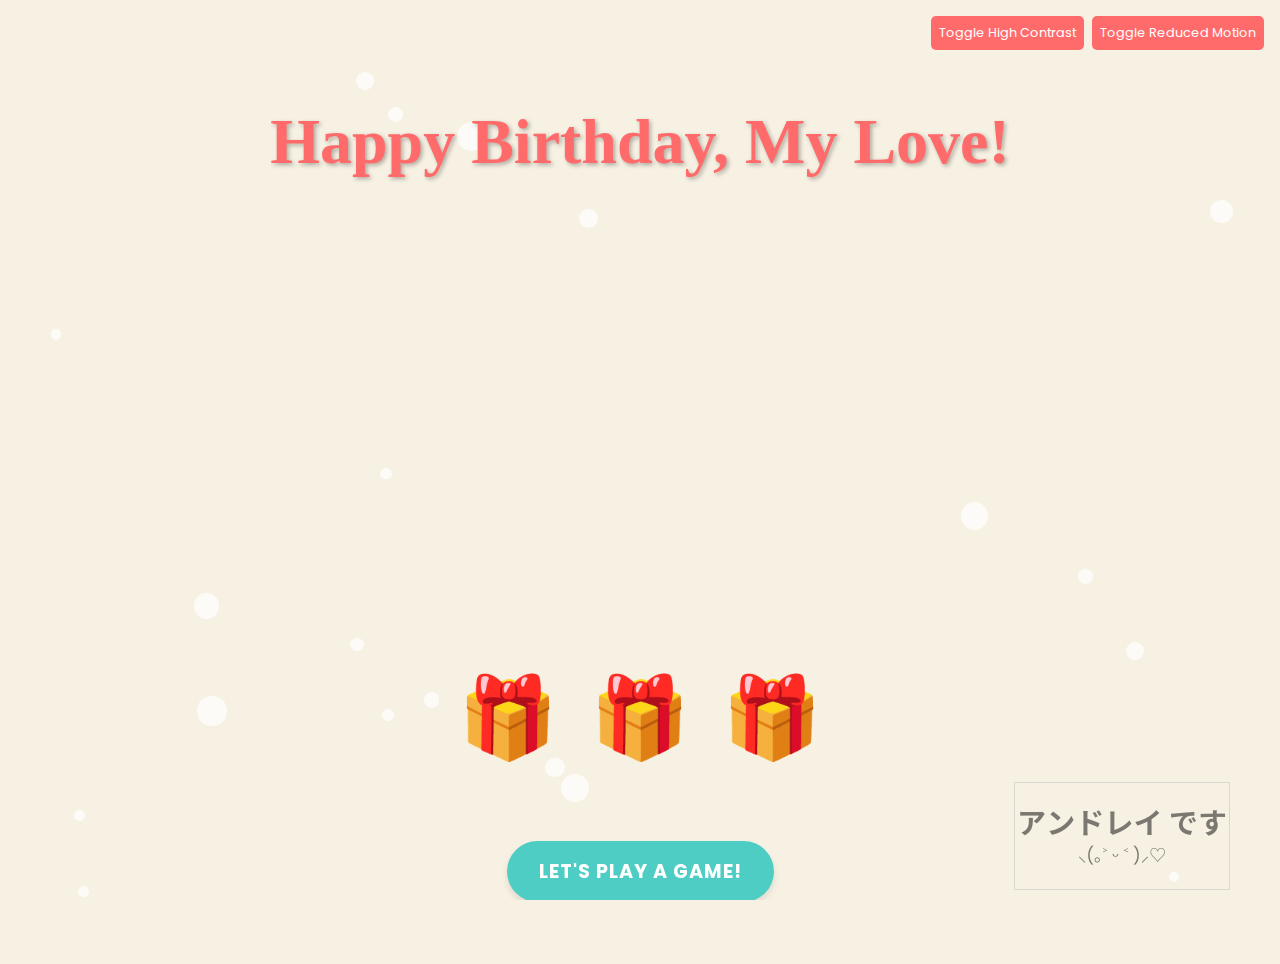
<file: index.html>
<!DOCTYPE html>
<html lang="en">
<head>
    <meta charset="UTF-8">
    <meta name="viewport" content="width=device-width, initial-scale=1.0">
    <title>A Magical Birthday Surprise</title>
    <link href="https://fonts.googleapis.com/css2?family=Poppins:ital,wght@0,100;0,200;0,300;0,400;0,500;0,600;0,700;0,800;0,900;1,100;1,200;1,300;1,400;1,500;1,600;1,700;1,800;1,900&display=swap" rel="stylesheet">
    <link rel="stylesheet" href="css/styles.css">
    <style>
        * {
            font-family: Poppins, sans-serif;
        }

        :root {
            --primary-color: #ff6b6b;
            --secondary-color: #4ecdc4;
            --accent-color: #feca57;
            --text-color: #333;
            --background-color: #f7f1e3;
        }

        .drei {
            position: fixed;
            bottom: 10px;     
            right: 50px;      
            opacity: 0.5;     
            z-index: 1000;
            border: none;     
        }

        body, html {
            margin: 0;
            padding: 0;
            height: 100%;
            font-family: 'Montserrat', sans-serif;
            background-color: var(--background-color);
            overflow-x: hidden;
        }

        .container {
            min-height: 100vh;
            display: flex;
            flex-direction: column;
            align-items: center;
            justify-content: center;
            padding: 2rem;
            position: relative;
            z-index: 1;
        }

        .magical-background {
            position: fixed;
            top: 0;
            left: 0;
            width: 100%;
            height: 100%;
            z-index: -1;
            overflow: hidden;
        }

        .magical-background::before {
            content: '';
            position: absolute;
            top: -50%;
            left: -50%;
            width: 200%;
            height: 200%;
            background: radial-gradient(circle, var(--secondary-color) 0%, var(--primary-color) 100%);
            animation: rotateBackground 20s linear infinite;
        }

        @keyframes rotateBackground {
            0% { transform: rotate(0deg); }
            100% { transform: rotate(360deg); }
        }

        .floating-elements {
            position: absolute;
            top: 0;
            left: 0;
            width: 100%;
            height: 100%;
            pointer-events: none;
        }

        .floating-element {
            position: absolute;
            background-color: rgba(255, 255, 255, 0.7);
            border-radius: 50%;
            animation: float 15s infinite ease-in-out;
        }

        @keyframes float {
            0%, 100% { transform: translateY(0) rotate(0deg); }
            50% { transform: translateY(-20px) rotate(180deg); }
        }

        h1 {
            font-family: 'Pacifico', cursive;
            font-size: 4rem;
            color: var(--primary-color);
            text-shadow: 2px 2px 4px rgba(0,0,0,0.3);
            margin-bottom: 2rem;
            animation: pulseTitle 2s infinite;
        }

        @keyframes pulseTitle {
            0%, 100% { transform: scale(1); }
            50% { transform: scale(1.05); }
        }

        .message {
            font-size: 1.5rem;
            max-width: 800px;
            text-align: center;
            color: var(--text-color);
            background-color: rgba(255, 255, 255, 0.8);
            padding: 2rem;
            border-radius: 1rem;
            box-shadow: 0 4px 6px rgba(0, 0, 0, 0.1);
            margin-bottom: 2rem;
            opacity: 0;
            transform: translateY(20px);
            transition: opacity 0.5s, transform 0.5s;
        }

        .show-message {
            opacity: 1;
            transform: translateY(0);
        }

        .heart {
            display: inline-block;
            color: var(--primary-color);
            animation: beat 0.8s infinite;
        }

        @keyframes beat {
            0%, 100% { transform: scale(1); }
            50% { transform: scale(1.2); }
        }

        .gift-container {
            display: flex;
            justify-content: center;
            gap: 2rem;
            margin-bottom: 2rem;
        }

        .gift {
            font-size: 5rem;
            cursor: pointer;
            transition: transform 0.3s, filter 0.3s;
            position: relative;
        }

        .gift:hover {
            transform: scale(1.1);
            filter: drop-shadow(0 0 10px var(--accent-color));
        }

        .gift::after {
            content: attr(data-tooltip);
            position: absolute;
            bottom: -30px;
            left: 50%;
            transform: translateX(-50%);
            background-color: rgba(0, 0, 0, 0.8);
            color: white;
            padding: 5px 10px;
            border-radius: 5px;
            font-size: 0.8rem;
            opacity: 0;
            transition: opacity 0.3s;
            white-space: nowrap;
        }

        .gift:hover::after {
            opacity: 1;
        }

        .adventure-button {
            background-color: var(--secondary-color);
            color: white;
            border: none;
            padding: 1rem 2rem;
            font-size: 1.2rem;
            border-radius: 50px;
            cursor: pointer;
            transition: background-color 0.3s, transform 0.3s;
            margin-top: 2rem;
            text-transform: uppercase;
            letter-spacing: 1px;
            font-weight: bold;
            box-shadow: 0 4px 6px rgba(0, 0, 0, 0.1);
        }

        .adventure-button:hover {
            background-color: var(--primary-color);
            transform: scale(1.05);
        }

        .magical-sparkle {
            position: absolute;
            pointer-events: none;
            width: 10px;
            height: 10px;
            background-color: var(--accent-color);
            border-radius: 50%;
            opacity: 0;
        }

        @keyframes sparkle {
            0% { transform: scale(0); opacity: 1; }
            100% { transform: scale(1); opacity: 0; }
        }

        .accessibility-controls {
            position: fixed;
            top: 1rem;
            right: 1rem;
            display: flex;
            gap: 0.5rem;
            z-index: 1;
        }

        .accessibility-button {
            background-color: var(--primary-color);
            color: white;
            border: none;
            padding: 0.5rem;
            border-radius: 5px;
            cursor: pointer;
            font-size: 0.8rem;
            transition: background-color 0.3s;
        }

        .accessibility-button:hover {
            background-color: var(--secondary-color);
        }

        .high-contrast {
            --primary-color: #000000;
            --secondary-color: #ffffff;
            --accent-color: #ffff00;
            --text-color: #000000;
            --background-color: #ffffff;
        }

        @media (prefers-reduced-motion: reduce) {
            .magical-background::before,
            .floating-element,
            .heart,
            h1,
            .gift:hover,
            .adventure-button:hover {
                animation: none;
                transform: none;
            }
        }
    </style>
</head>
<body>
    <div class="magical-background"></div>
    <div class="floating-elements" aria-hidden="true"></div>
    <div class="container">
        <h1 id="title">Happy Birthday, My Love!</h1>
        <div class="message" id="message">
            My dearest, on this magical day, I want to shower you with all the love and happiness in the world. 
            Your presence in my life is like a beautiful dream come true, and I cherish every moment we share. 
            Your smile brightens my darkest days, your laughter is the sweetest melody, and your love is the greatest gift I could ever receive. 
            May this year bring you endless joy, exciting adventures, and all the success you deserve. 
            I love you more than all the stars in the sky, more than all the grains of sand on every beach, and more than words could ever express. 
            Happy birthday, my angel! <span class="heart">❤️</span>
        </div>
        <div class="gift-container">
            <span class="gift" id="gift1" data-tooltip="Memories We've Shared">🎁</span>
            <span class="gift" id="gift2" data-tooltip="A Love Letter for You">🎁</span>
            <span class="gift" id="gift3" data-tooltip="Our Future Together">🎁</span>
        </div>
        <button class="adventure-button" id="adventureButton">Let's play a game!</button>
    </div>
    <div class="accessibility-controls">
        <button class="accessibility-button" id="toggleContrast">Toggle High Contrast</button>
        <button class="accessibility-button" id="toggleMotion">Toggle Reduced Motion</button>
    </div>
    <img class="drei" width="216" height="108">

    <script>
        document.addEventListener('DOMContentLoaded', function() {
            const message = document.getElementById('message');
            const gifts = [
                { id: 'gift1', url: 'memory-lane.html' },
                { id: 'gift2', url: 'love-letter.html' },
                { id: 'gift3', url: 'future-plans.html' }
            ];
            const adventureButton = document.getElementById('adventureButton');
            const body = document.body;
            const toggleContrastButton = document.getElementById('toggleContrast');
            const toggleMotionButton = document.getElementById('toggleMotion');

            // Show message with a delay
            setTimeout(() => {
                message.classList.add('show-message');
            }, 1000);

            // Add event listeners to gifts
            gifts.forEach(gift => {
                const element = document.getElementById(gift.id);
                element.addEventListener('click', () => {
                    window.location.href = gift.url;
                });
                element.addEventListener('keypress', (e) => {
                    if (e.key === 'Enter') {
                        window.location.href = gift.url;
                    }
                });
            });

            // Add event listener to adventure button
            adventureButton.addEventListener('click', () => {
                window.location.href = 'adventure.html';
            });

            // Create floating elements
            const floatingElements = document.querySelector('.floating-elements');
            for (let i = 0; i < 20; i++) {
                const element = document.createElement('div');
                element.classList.add('floating-element');
                element.style.width = `${Math.random() * 20 + 10}px`;
                element.style.height = element.style.width;
                element.style.left = `${Math.random() * 100}%`;
                element.style.top = `${Math.random() * 100}%`;
                element.style.animationDuration = `${Math.random() * 10 + 5}s`;
                element.style.animationDelay = `${Math.random() * 5}s`;
                floatingElements.appendChild(element);
            }

            // Create magical sparkles on mouse move
            document.addEventListener('mousemove', (e) => {
                createSparkle(e.clientX, e.clientY);
            });

            function createSparkle(x, y) {
                const sparkle = document.createElement('div');
                sparkle.classList.add('magical-sparkle');
                sparkle.style.left = `${x}px`;
                sparkle.style.top = `${y}px`;
                document.body.appendChild(sparkle);

                sparkle.animate([
                    { transform: 'scale(0)', opacity: 1 },
                    { transform: 'scale(1)', opacity: 0 }
                ], {
                    duration: 1000,
                    easing: 'cubic-bezier(0.4, 0.0, 0.2, 1)'
                }).onfinish = () => sparkle.remove();
            }

            // Accessibility controls
            toggleContrastButton.addEventListener('click', () => {
                body.classList.toggle('high-contrast');
            });

            toggleMotionButton.addEventListener('click', () => {
                body.classList.toggle('reduce-motion');
            });

            // Keyboard navigation
            const focusableElements = 'button, [href], input, select, textarea, [tabindex]:not([tabindex="-1"])';
            const firstFocusableElement = document.querySelector(focusableElements);
            const focusableContent = document.querySelectorAll(focusableElements);
            const lastFocusableElement = focusableContent[focusableContent.length - 1];

            document.addEventListener('keydown', function(e) {
                let isTabPressed = e.key === 'Tab' || e.keyCode === 9;

                if (!isTabPressed) {
                    return;
                }

                if (e.shiftKey) {
                    if (document.activeElement === firstFocusableElement) {
                        lastFocusableElement.focus();
                        e.preventDefault();
                    }
                } else {
                    if (document.activeElement === lastFocusableElement) {
                        firstFocusableElement.focus();
                        e.preventDefault();
                    }
                }
            });
        });
    </script>
</body>
</html>
</file>
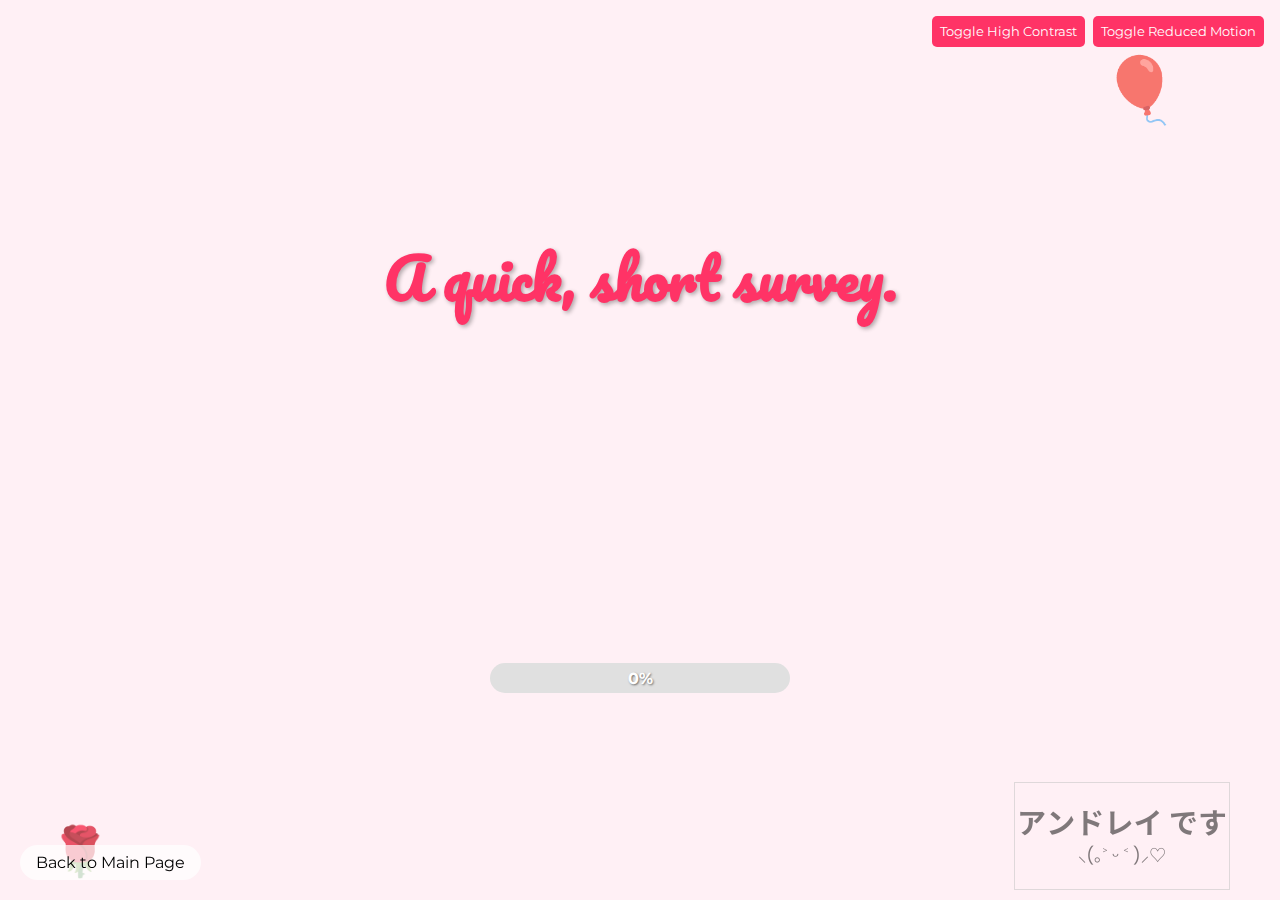
<file: adventure.html>
<!DOCTYPE html>
<html lang="en">
<head>
    <meta charset="UTF-8">
    <meta name="viewport" content="width=device-width, initial-scale=1.0">
    <title>The Enchanting Love Adventure!</title>
    <link href="https://fonts.googleapis.com/css2?family=Pacifico&family=Roboto:wght@400;700&family=Montserrat:wght@300;400;700&display=swap" rel="stylesheet">
    <link rel="stylesheet" href="css/styles.css">
    <style>
        * {
            font-family: 'Montserrat', sans-serif;
            box-sizing: border-box;
        }

        :root {
            --primary-color: #ff3366;
            --secondary-color: #ff6b8b;
            --accent-color: #ffd700;
            --text-color: #333;
            --background-color: #fff0f5;
        }

        .drei {
            position: fixed;
            bottom: 10px;     
            right: 50px;      
            opacity: 0.5;     
            z-index: 1000;
            border: none;     
        }

        body, html {
            margin: 0;
            padding: 0;
            height: 100%;
            background-color: var(--background-color);
            overflow-x: hidden;
        }

        .container {
            min-height: 100vh;
            display: flex;
            flex-direction: column;
            align-items: center;
            justify-content: center;
            padding: 2rem;
            position: relative;
            z-index: 1;
        }

        .magical-background {
            position: fixed;
            top: 0;
            left: 0;
            width: 100%;
            height: 100%;
            z-index: -1;
            overflow: hidden;
            background: linear-gradient(45deg, #ff3366, #ff6b8b, #ffd700);
            background-size: 400% 400%;
            animation: gradientBG 15s ease infinite;
        }

        @keyframes gradientBG {
            0% { background-position: 0% 50%; }
            50% { background-position: 100% 50%; }
            100% { background-position: 0% 50%; }
        }

        h1 {
            font-family: 'Pacifico', cursive;
            font-size: 3.5rem;
            color: var(--primary-color);
            text-shadow: 2px 2px 4px rgba(0,0,0,0.3);
            margin-bottom: 2rem;
            animation: pulseTitle 2s infinite;
            text-align: center;
        }

        @keyframes pulseTitle {
            0%, 100% { transform: scale(1); }
            50% { transform: scale(1.05); }
        }

        .message {
            font-size: 1.5rem;
            max-width: 800px;
            text-align: center;
            color: var(--text-color);
            background-color: rgba(255, 255, 255, 0.8);
            padding: 2rem;
            border-radius: 1rem;
            box-shadow: 0 4px 6px rgba(0, 0, 0, 0.1);
            margin-bottom: 2rem;
            opacity: 0;
            transform: translateY(20px);
            transition: opacity 0.5s, transform 0.5s;
        }

        .show-message {
            opacity: 1;
            transform: translateY(0);
        }

        .choice-container {
            display: flex;
            flex-wrap: wrap;
            justify-content: center;
            gap: 2rem;
            margin-bottom: 2rem;
        }

        .choice-button {
            font-size: 1.2rem;
            padding: 1rem 2rem;
            border: none;
            border-radius: 50px;
            background-color: var(--secondary-color);
            color: white;
            cursor: pointer;
            transition: transform 0.3s, background-color 0.3s;
            box-shadow: 0 4px 6px rgba(0, 0, 0, 0.1);
        }

        .choice-button:hover {
            transform: scale(1.05);
            background-color: var(--primary-color);
        }

        .choice-button:focus {
            outline: none;
            box-shadow: 0 0 0 3px var(--accent-color);
        }

        .result {
            font-size: 1.2rem;
            text-align: center;
            margin-top: 2rem;
            padding: 1rem;
            background-color: rgba(255, 255, 255, 0.8);
            border-radius: 1rem;
            box-shadow: 0 4px 6px rgba(0, 0, 0, 0.1);
            opacity: 0;
            transform: translateY(20px);
            transition: opacity 0.5s, transform 0.5s;
        }

        .show-result {
            opacity: 1;
            transform: translateY(0);
        }

        .love-meter {
            width: 100%;
            max-width: 300px;
            height: 30px;
            background-color: #e0e0e0;
            border-radius: 15px;
            overflow: hidden;
            margin: 1rem auto;
            position: relative;
        }

        .love-meter-fill {
            height: 100%;
            background: linear-gradient(to right, #ff3366, #ff6b8b);
            width: 0;
            transition: width 1s ease-in-out;
        }

        .love-meter-text {
            position: absolute;
            top: 50%;
            left: 50%;
            transform: translate(-50%, -50%);
            color: #fff;
            font-weight: bold;
            text-shadow: 1px 1px 2px rgba(0, 0, 0, 0.5);
        }

        @keyframes shake {
            0%, 100% { transform: translateX(0); }
            10%, 30%, 50%, 70%, 90% { transform: translateX(-5px); }
            20%, 40%, 60%, 80% { transform: translateX(5px); }
        }

        .shake {
            animation: shake 0.5s ease-in-out;
        }

        .emoji {
            font-size: 2rem;
            margin: 0 0.5rem;
        }

        #cupid {
            position: fixed;
            bottom: 20px;
            right: -100px;
            font-size: 4rem;
            transition: right 2s ease-in-out;
        }

        .fly-in {
            right: 20px !important;
        }

        .accessibility-controls {
            position: fixed;
            top: 1rem;
            right: 1rem;
            display: flex;
            gap: 0.5rem;
            z-index: 10;
        }

        .accessibility-button {
            background-color: var(--primary-color);
            color: white;
            border: none;
            padding: 0.5rem;
            border-radius: 5px;
            cursor: pointer;
            font-size: 0.8rem;
            transition: background-color 0.3s;
        }

        .accessibility-button:hover {
            background-color: var(--secondary-color);
        }

        .high-contrast {
            --primary-color: #000000;
            --secondary-color: #ffffff;
            --accent-color: #ffff00;
            --text-color: #000000;
            --background-color: #ffffff;
        }

        @media (prefers-reduced-motion: reduce) {
            .magical-background,
            h1,
            .choice-button:hover,
            #cupid {
                animation: none;
                transition: none;
            }
        }

        .floating-heart {
            position: fixed;
            font-size: 2rem;
            pointer-events: none;
            user-select: none;
            animation: float-up 4s ease-out;
            opacity: 0;
        }

        @keyframes float-up {
            0% {
                transform: translateY(0);
                opacity: 1;
            }
            100% {
                transform: translateY(-100vh);
                opacity: 0;
            }
        }

        #back-to-index {
            position: fixed;
            bottom: 20px;
            left: 20px;
            font-size: 1rem;
            padding: 0.5rem 1rem;
            background-color: rgba(255, 255, 255, 0.7);
            border: none;
            border-radius: 20px;
            cursor: pointer;
            transition: background-color 0.3s;
            z-index: 100;
        }

        #back-to-index:hover {
            background-color: rgba(255, 255, 255, 0.9);
        }

        #heart-particles {
            position: fixed;
            top: 0;
            left: 0;
            width: 100%;
            height: 100%;
            pointer-events: none;
            z-index: -1;
        }

        .prize-container {
            display: none;
            position: fixed;
            top: 0;
            left: 0;
            width: 100%;
            height: 100%;
            background-color: rgba(0, 0, 0, 0.8);
            z-index: 1000;
            justify-content: center;
            align-items: center;
        }

        .prize-content {
            background-color: white;
            padding: 2rem;
            border-radius: 1rem;
            text-align: center;
            max-width: 80%;
            max-height: 80%;
            overflow-y: auto;
            animation: prize-appear 1s ease-out;
            position: relative;
        }

        @keyframes prize-appear {
            0% { transform: scale(0); opacity: 0; }
            100% { transform: scale(1); opacity: 1; }
        }

        .prize-item {
            margin: 1rem 0;
            padding: 1rem;
            background-color: #fff0f5;
            border-radius: 0.5rem;
            transition: transform 0.3s;
        }

        .prize-item:hover {
            transform: scale(1.05);
        }

        #claim-prize {
            font-size: 1.5rem;
            padding: 1rem 2rem;
            background-color: var(--primary-color);
            color: white;
            border: none;
            border-radius: 50px;
            cursor: pointer;
            transition: transform 0.3s, background-color 0.3s;
            box-shadow: 0 4px 6px rgba(0, 0, 0, 0.1);
            animation: pulse 1.5s infinite;
        }

        #claim-prize:hover {
            transform: scale(1.1);
            background-color: var(--secondary-color);
        }

        @keyframes pulse {
            0% { transform: scale(1); }
            50% { transform: scale(1.05); }
            100% { transform: scale(1); }
        }

        .close-prize {
            position: absolute;
            top: 10px;
            right: 10px;
            font-size: 1.5rem;
            background: none;
            border: none;
            cursor: pointer;
        }

        .download-prize {
            margin-top: 1rem;
            padding: 0.5rem 1rem;
            background-color: var(--accent-color);
            color: var(--text-color);
            border: none;
            border-radius: 5px;
            cursor: pointer;
            transition: background-color 0.3s;
        }

        .download-prize:hover {
            background-color: #ffc700;
        }

        .romantic-element {
            position: absolute;
            opacity: 0.7;
            pointer-events: none;
        }

        #rose {
            bottom: 20px;
            left: 50px;
            font-size: 3rem;
            animation: sway 3s ease-in-out infinite;
        }

        #balloon {
            top: 50px;
            right: 100px;
            font-size: 4rem;
            animation: float 5s ease-in-out infinite;
        }

        @keyframes sway {
            0%, 100% { transform: rotate(-5deg); }
            50% { transform: rotate(5deg); }
        }

        @keyframes float {
            0%, 100% { transform: translateY(0); }
            50% { transform: translateY(-20px); }
        }
    </style>
</head>
<body>
    <div class="magical-background"></div>
    <canvas id="heart-particles"></canvas>
    <div class="container">
        <h1 id="title">A quick, short survey.</h1>
        <div class="message" id="message">
            My dearest, welcome to our magical journey of love! I have some enchanting questions for you. 
            Are you ready to embark on this romantic adventure? <span class="emoji">❤️</span>
        </div>
        <div class="choice-container" id="choiceContainer"></div>
        <div class="result" id="result"></div>
        <div class="love-meter" id="loveMeter">
            <div class="love-meter-fill" id="loveMeterFill"></div>
            <div class="love-meter-text" id="loveMeterText">0%</div>
        </div>
    </div>
    
    <img class="drei" width="216" height="108">
    <div id="cupid">👼</div>
    <div class="accessibility-controls">
        <button class="accessibility-button" id="toggleContrast">Toggle High Contrast</button>
        <button class="accessibility-button" id="toggleMotion">Toggle Reduced Motion</button>
    </div>
    <button id="back-to-index">Back to Main Page</button>
    <div class="prize-container" id="prizeContainer">
        <div class="prize-content" id="prizeContent"></div>
    </div>
    <div class="romantic-element" id="rose">🌹</div>
    <div class="romantic-element" id="balloon">🎈</div>

    <script>
        document.addEventListener('DOMContentLoaded', function() {
            const message = document.getElementById('message');
            const choiceContainer = document.getElementById('choiceContainer');
            const result = document.getElementById('result');
            const body = document.body;
            const toggleContrastButton = document.getElementById('toggleContrast');
            const toggleMotionButton = document.getElementById('toggleMotion');
            const loveMeter = document.getElementById('loveMeter');
            const loveMeterFill = document.getElementById('loveMeterFill');
            const loveMeterText = document.getElementById('loveMeterText');
            const cupid = document.getElementById('cupid');
            const backToIndex = document.getElementById('back-to-index');
            const prizeContainer = document.getElementById('prizeContainer');
            const prizeContent = document.getElementById('prizeContent');

            let loveLevel = 0;
            const maxLoveLevel = 100;
            let questionIndex = 0;

            const questions = [
                {
                    question: "If our love was a season, which one would it be?",
                    positive: "An eternal spring of blossoming romance!",
                    negative: "Winter... cold and distant."
                },
                {
                    question: "If you could compare our love to a celestial body, what would it be?",
                    positive: "A dazzling supernova, ever-expanding!",
                    negative: "A black hole... it sucks everything in."
                },
                {
                    question: "If our relationship was a piece of art, what style would it be?",
                    positive: "A masterpiece of Renaissance beauty!",
                    negative: "Abstract... confusing and hard to interpret."
                },
                {
                    question: "If our love story was turned into a movie, what genre would it be?",
                    positive: "An epic romance that spans lifetimes!",
                    negative: "A short comedy... very short."
                },
                {
                    question: "If you could describe our future in one word, what would it be?",
                    positive: "Extraordinary!",
                    negative: "Uncertain."
                },
                {
                    question: "If our love was a magical spell, what would it do?",
                    positive: "Create eternal happiness and joy!",
                    negative: "Make things disappear... like my patience."
                },
                {
                    question: "If our relationship was a journey, where would it lead?",
                    positive: "To a paradise of endless love and adventure!",
                    negative: "Probably lost in a maze."
                },
                {
                    question: "If our love had a flavor, what would it be?",
                    positive: "A perfect blend of sweet and passionate spice!",
                    negative: "Bland... like unseasoned tofu."
                },
                {
                    question: "If you could compare our bond to a force of nature, what would it be?",
                    positive: "A mighty, unstoppable tsunami of love!",
                    negative: "A gentle breeze... barely noticeable."
                },
                {
                    question: "If our love story was a book, what would the last chapter be titled?",
                    positive: "'Eternal Bliss: Our Never-Ending Love Story'",
                    negative: "'The End... Finally'"
                }
            ];

            const lovePhrases = [
                "Aww, that's sweet! But I know your love can shine brighter!",
                "The flames of passion are growing! Keep fanning them!",
                "Wow, your love is blooming beautifully! Can it reach full bloom?",
                "Incredible! Your love is reaching celestial heights!",
                "Unbelievable! Your love is rewriting the stars!"
            ];

            // Show message with a delay
            setTimeout(() => {
                message.classList.add('show-message');
                displayNextQuestion();
            }, 1000);

            function displayNextQuestion() {
                if (questionIndex < questions.length) {
                    const question = questions[questionIndex];
                    choiceContainer.innerHTML = `
                        <button class="choice-button" id="positiveChoice">${question.positive}</button>
                        <button class="choice-button" id="negativeChoice">${question.negative}</button>
                    `;
                    message.textContent = question.question;

                    const positiveChoice = document.getElementById('positiveChoice');
                    const negativeChoice = document.getElementById('negativeChoice');

                    positiveChoice.addEventListener('click', () => handleChoice(true));
                    negativeChoice.addEventListener('click', () => handleChoice(false));
                } else {
                    finishGame();
                }
            }

            function handleChoice(isPositive) {
                if (!isPositive) {
                    // Swap button positions without any visible change
                    const temp = choiceContainer.children[0].textContent;
                    choiceContainer.children[0].textContent = choiceContainer.children[1].textContent;
                    choiceContainer.children[1].textContent = temp;
                    
                    // Simulate a click on the now-positive choice
                    setTimeout(() => {
                        choiceContainer.children[0].click();
                    }, 10);
                    return;
                }

                loveLevel += 10;
                if (loveLevel > maxLoveLevel) loveLevel = maxLoveLevel;

                loveMeterFill.style.width = `${loveLevel}%`;
                loveMeterText.textContent = `${loveLevel}%`;

                const phraseIndex = Math.min(Math.floor(loveLevel / 20), lovePhrases.length - 1);
                const lovePhrase = lovePhrases[phraseIndex];

                result.textContent = `${lovePhrase} Your love is at ${loveLevel}%!`;
                result.classList.add('show-result');

                createHeartExplosion();
                shakeScreen();
                questionIndex++;
                setTimeout(() => {
                    result.classList.remove('show-result');
                    displayNextQuestion();
                }, 2000);
            }

            function finishGame() {
                message.textContent = "Congratulations! You've completed the Enchanting Love Adventure!";
                choiceContainer.innerHTML = `
                    <button id="claim-prize">
                        Claim Your Magical Love Prize! <br><span class="emoji">🏆✨</span>
                    </button>
                `;
                const claimPrize = document.getElementById('claim-prize');
                claimPrize.addEventListener('click', showPrize);
                loveMeter.style.display = 'none';
            }

            function showPrize() {
                prizeContent.innerHTML = `
                    <button class="close-prize" id="closePrize">×</button>
                    <h2>You've unlocked the treasure chest of eternal love! <span class="emoji">💖✨</span></h2>
                    <p>Prepare for a lifetime of happiness and moments...</p>
                    <div class="prize-item">
                        <h3>1. A lifetime supply of virtual hugs! <span class="emoji">🤗</span></h3>
                        <p>Indeed, a lifetime of hugs!</p>
                    </div>
                    <div class="prize-item">
                        <h3>2. 24/7 access to my cheesy jokes! <span class="emoji">🧀</span></h3>
                        <p>Cheese, cheese, cheese, cheese, cheese, cheese...!</p>
                    </div>
                    <div class="prize-item">
                        <h3>3. The official title of "Love Champion"! <span class="emoji">👑</span></h3>
                        <p>Congratulations on your new title!</p>
                    </div>
                    <div class="prize-item">
                        <h3>4. A personal cheerleader for all your endeavors! <span class="emoji">📣</span></h3>
                        <p>Your all-time favorite cheerleader!</p>
                    </div>
                    <div class="prize-item">
                        <h3>5. Unlimited "Get Out of Trouble" cards! (Terms and conditions apply) <span class="emoji">🃏</span></h3>
                        <p>It is literally unlimited, as much as you want!</p>
                    </div>
                    <p>Remember, this love package comes with a lifetime warranty, redeemable with kisses and hugs! <span class="emoji">❤️</span></p>
                    <button class="download-prize" id="downloadPrize">Download Your Love Certificate</button>
                `;
                prizeContainer.style.display = 'flex';
                createMassiveHeartExplosion();
                cupid.classList.add('fly-in');

                document.getElementById('closePrize').addEventListener('click', () => {
                    prizeContainer.style.display = 'none';
                });

                document.getElementById('downloadPrize').addEventListener('click', () => {
                    window.open('cert/love-certificate.pdf', '_blank');
                });
            }

            function createHeartExplosion() {
                for (let i = 0; i < 20; i++) {
                    createFloatingHeart();
                }
            }

            function createMassiveHeartExplosion() {
                for (let i = 0; i < 100; i++) {
                    createFloatingHeart();
                }
            }

            function createFloatingHeart() {
                const heart = document.createElement('div');
                heart.textContent = '❤️';
                heart.classList.add('floating-heart');
                heart.style.left = `${Math.random() * 100}vw`;
                heart.style.top = `${Math.random() * 100}vh`;
                document.body.appendChild(heart);

                setTimeout(() => {
                    heart.remove();
                }, 4000);
            }

            function shakeScreen() {
                document.body.classList.add('shake');
                setTimeout(() => {
                    document.body.classList.remove('shake');
                }, 500);
            }

            // Heart particles background
            const canvas = document.getElementById('heart-particles');
            const ctx = canvas.getContext('2d');
            canvas.width = window.innerWidth;
            canvas.height = window.innerHeight;

            const particles = [];

            class Particle {
                constructor() {
                    this.x = Math.random() * canvas.width;
                    this.y = Math.random() * canvas.height;
                    this.size = Math.random() * 5 + 1;
                    this.speedX = Math.random() * 3 - 1.5;
                    this.speedY = Math.random() * 3 - 1.5;
                    this.color = `hsl(${Math.random() * 60 + 330}, 100%, 50%)`;
                }

                update() {
                    this.x += this.speedX;
                    this.y += this.speedY;

                    if (this.size > 0.2) this.size -= 0.1;
                }

                draw() {
                    ctx.fillStyle = this.color;
                    ctx.beginPath();
                    ctx.moveTo(this.x, this.y);
                    ctx.bezierCurveTo(
                        this.x - this.size / 2, this.y - this.size / 2,
                        this.x - this.size / 2, this.y - this.size,
                        this.x, this.y - this.size
                    );
                    ctx.bezierCurveTo(
                        this.x + this.size / 2, this.y - this.size,
                        this.x + this.size / 2, this.y - this.size / 2,
                        this.x, this.y
                    );
                    ctx.fill();
                }
            }

            function handleParticles() {
                for (let i = 0; i < particles.length; i++) {
                    particles[i].update();
                    particles[i].draw();

                    if (particles[i].size <= 0.2) {
                        particles.splice(i, 1);
                        i--;
                    }
                }
            }

            function animate() {
                ctx.clearRect(0, 0, canvas.width, canvas.height);
                handleParticles();
                if (particles.length < 50) {
                    particles.push(new Particle());
                }
                requestAnimationFrame(animate);
            }

            animate();

            // Accessibility controls
            toggleContrastButton.addEventListener('click', () => {
                body.classList.toggle('high-contrast');
            });

            toggleMotionButton.addEventListener('click', () => {
                body.classList.toggle('reduce-motion');
            });

            // Back to index
            backToIndex.addEventListener('click', () => {
                window.location.href = 'index.html';
            });

            // Keyboard navigation
            const focusableElements = 'button, [href], input, select, textarea, [tabindex]:not([tabindex="-1"])';
            const firstFocusableElement = document.querySelector(focusableElements);
            const focusableContent = document.querySelectorAll(focusableElements);
            const lastFocusableElement = focusableContent[focusableContent.length - 1];

            document.addEventListener('keydown', function(e) {
                let isTabPressed = e.key === 'Tab' || e.keyCode === 9;

                if (!isTabPressed) {
                    return;
                }

                if (e.shiftKey) {
                    if (document.activeElement === firstFocusableElement) {
                        lastFocusableElement.focus();
                        e.preventDefault();
                    }
                } else {
                    if (document.activeElement === lastFocusableElement) {
                        firstFocusableElement.focus();
                        e.preventDefault();
                    }
                }
            });
        });
    </script>
</body>
</html>
</file>
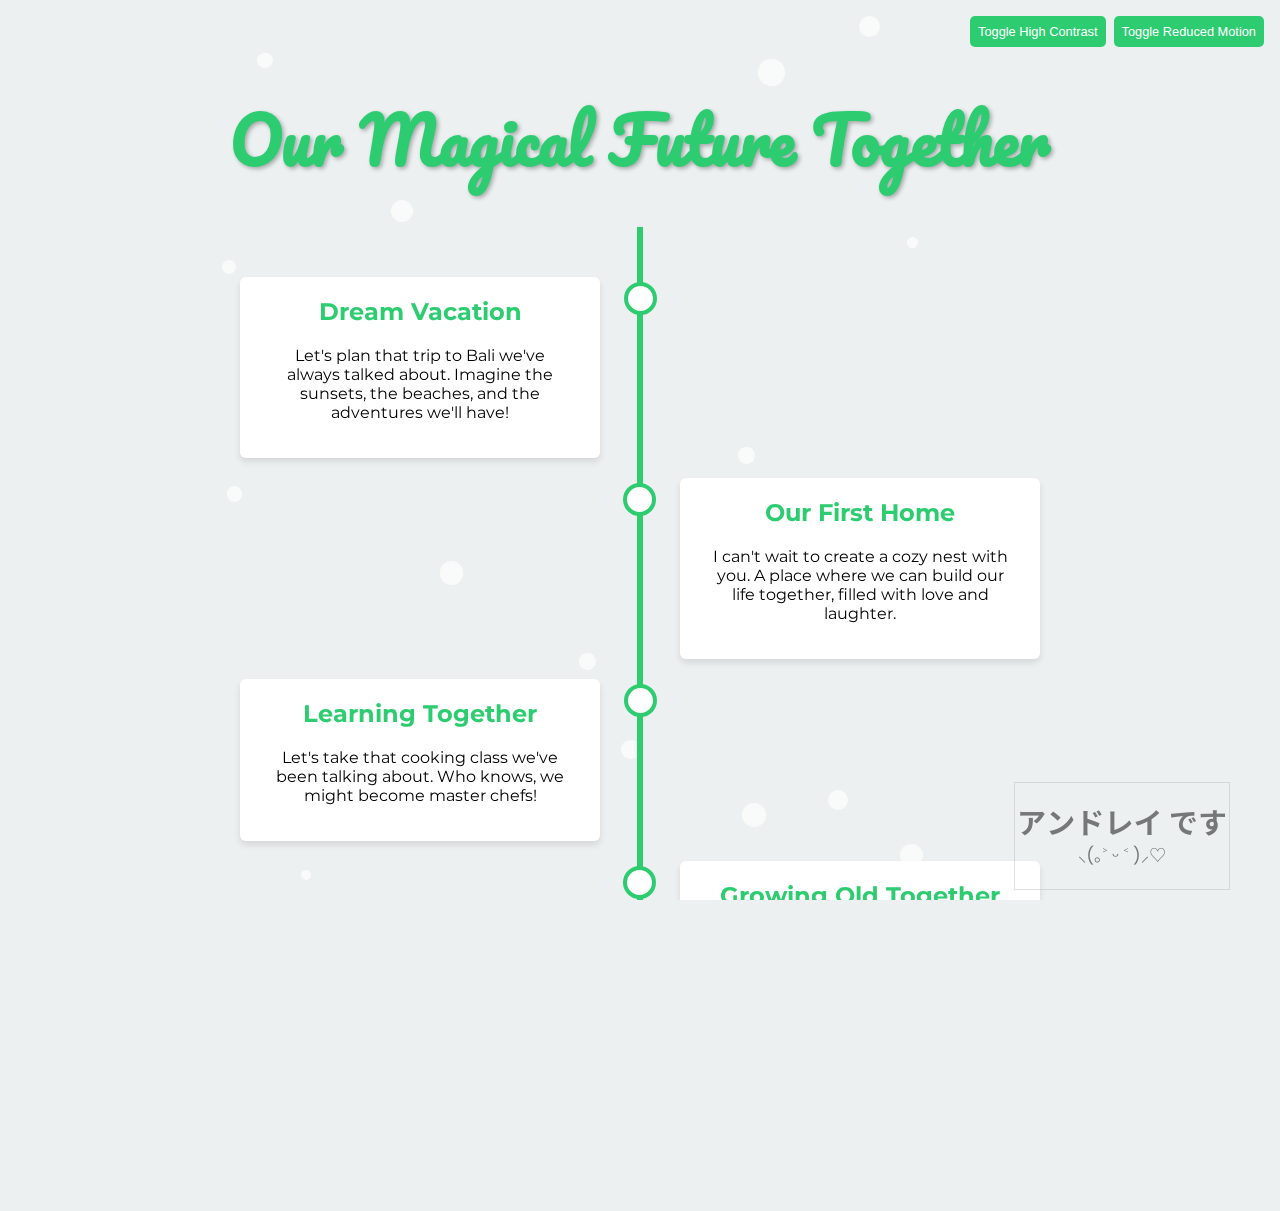
<file: future-plans.html>
<!DOCTYPE html>
<html lang="en">
<head>
    <meta charset="UTF-8">
    <meta name="viewport" content="width=device-width, initial-scale=1.0">
    <title>Our Magical Future Together</title>
    <link href="https://fonts.googleapis.com/css2?family=Pacifico&family=Roboto:wght@400;700&family=Montserrat:wght@300;400;700&display=swap" rel="stylesheet">
    <link rel="stylesheet" href="css/styles.css">
    <style>
        
        :root {
            --primary-color: #2ecc71;
            --secondary-color: #3498db;
            --accent-color: #f1c40f;
            --text-color: #333;
            --background-color: #ecf0f1;
        }

        .drei {
            position: fixed;
            bottom: 10px;     
            right: 50px;      
            opacity: 0.5;     
            z-index: 1000;
            border: none;     
        }

        body, html {
            margin: 0;
            padding: 0;
            height: 100%;
            font-family: 'Montserrat', sans-serif;
            background-color: var(--background-color);
            overflow-x: hidden;
        }

        .container {
            max-width: 1200px;
            margin: 0 auto;
            padding: 40px 20px;
            text-align: center;
            position: relative;
            z-index: 1;
        }

        .magical-background {
            position: fixed;
            top: 0;
            left: 0;
            width: 100%;
            height: 100%;
            z-index: -1;
            overflow: hidden;
        }

        .magical-background::before {
            content: '';
            position: absolute;
            top: -50%;
            left: -50%;
            width: 200%;
            height: 200%;
            background: radial-gradient(circle, var(--secondary-color) 0%, var(--primary-color) 100%);
            animation: rotateBackground 30s linear infinite;
        }

        @keyframes rotateBackground {
            0% { transform: rotate(0deg); }
            100% { transform: rotate(360deg); }
        }

        .floating-elements {
            position: absolute;
            top: 0;
            left: 0;
            width: 100%;
            height: 100%;
            pointer-events: none;
        }

        .floating-element {
            position: absolute;
            background-color: rgba(255, 255, 255, 0.7);
            border-radius: 50%;
            animation: float 15s infinite ease-in-out;
        }

        @keyframes float {
            0%, 100% { transform: translateY(0) rotate(0deg); }
            50% { transform: translateY(-20px) rotate(180deg); }
        }

        h1 {
            font-family: 'Pacifico', cursive;
            font-size: 4rem;
            color: var(--primary-color);
            text-shadow: 2px 2px 4px rgba(0,0,0,0.3);
            margin-bottom: 2rem;
            animation: pulseTitle 2s infinite;
        }

        @keyframes pulseTitle {
            0%, 100% { transform: scale(1); }
            50% { transform: scale(1.05); }
        }

        .timeline {
            position: relative;
            max-width: 800px;
            margin: 0 auto;
            padding: 40px 0;
            animation: infinite;
        }

        .timeline::after {
            content: '';
            position: absolute;
            width: 6px;
            background-color: var(--primary-color);
            top: 0;
            bottom: 0;
            left: 50%;
            margin-left: -3px;
            animation: growLine 2s ease-out forwards;
        }

        @keyframes growLine {
            0% { height: 0; }
            100% { height: 100%; }
        }

        .event {
            padding: 10px 40px;
            position: relative;
            background-color: inherit;
            width: calc(50% - 40px);
            opacity: 0;
            transform: translateY(50px);
            transition: opacity 0.5s, transform 0.5s;
        }

        .event.show {
            opacity: 1;
            transform: translateY(0);
            z-index: 1;
        }

        .event::after {
            content: '';
            position: absolute;
            width: 25px;
            height: 25px;
            background-color: white;
            border: 4px solid var(--primary-color);
            top: 15px;
            border-radius: 50%;
            z-index: 1;
            transition: transform 0.3s;
        }

        .event:hover::after {
            transform: scale(1.2);
        }

        .left {
            left: -5%;
        }

        .right {
            left: 50%;
        }

        .left::after {
            right: -17px;
        }

        .right::after {
            left: -17px;
        }

        .content {
            padding: 20px 30px;
            background-color: white;
            position: relative;
            border-radius: 6px;
            box-shadow: 0 4px 6px rgba(0, 0, 0, 0.1);
            transition: transform 0.3s, box-shadow 0.3s;
        }

        .content:hover {
            transform: scale(1.05);
            box-shadow: 0 8px 12px rgba(0, 0, 0, 0.2);
        }

        .content h2 {
            color: var(--primary-color);
            margin-top: 0;
        }

        .back-button {
            display: inline-block;
            margin-top: 30px;
            padding: 15px 30px;
            background-color: var(--primary-color);
            color: white;
            text-decoration: none;
            border-radius: 50px;
            transition: background-color 0.3s, transform 0.3s;
            font-weight: bold;
            text-transform: uppercase;
            letter-spacing: 1px;
            box-shadow: 0 4px 6px rgba(0, 0, 0, 0.1);
        }

        .back-button:hover {
            background-color: var(--secondary-color);
            transform: scale(1.05);
        }

        .magical-sparkle {
            position: absolute;
            pointer-events: none;
            width: 10px;
            height: 10px;
            background-color: var(--accent-color);
            border-radius: 50%;
            opacity: 0;
        }

        @keyframes sparkle {
            0% { transform: scale(0); opacity: 1; }
            100% { transform: scale(1); opacity: 0; }
        }

        .accessibility-controls {
            position: fixed;
            top: 1rem;
            right: 1rem;
            display: flex;
            gap: 0.5rem;
        }

        .accessibility-button {
            background-color: var(--primary-color);
            color: white;
            border: none;
            padding: 0.5rem;
            border-radius: 5px;
            cursor: pointer;
            font-size: 0.8rem;
            transition: background-color 0.3s;
        }

        .accessibility-button:hover {
            background-color: var(--secondary-color);
        }

        .high-contrast {
            --primary-color: #000000;
            --secondary-color: #ffffff;
            --accent-color: #ffff00;
            --text-color: #000000;
            --background-color: #ffffff;
        }

        @media (prefers-reduced-motion: reduce) {
            .magical-background::before,
            .floating-element,
            .event,
            .event::after,
            .content,
            .back-button:hover {
                animation: none;
                transform: none;
                transition: none;
            }
        }

        @media (max-width: 768px) {
            .timeline::after {
                left: 31px;
            }
            .event {
                width: 100%;
                padding-left: 70px;
                padding-right: 25px;
            }
            .event::after {
                left: 15px;
            }
            .left::after, .right::after {
                left: 15px;
            }
            .right {
                left: 0%;
            }
        }
    </style>
</head>
<body>
    <div class="magical-background"></div>
    <div class="floating-elements" aria-hidden="true"></div>
    <div class="container">
        <h1>Our Magical Future Together</h1>
        <div class="timeline">
            <div class="event left">
                <div class="content">
                    <h2>Dream Vacation</h2>
                    <p>Let's plan that trip to Bali we've always talked about. Imagine the sunsets, the beaches, and the adventures we'll have!</p>
                </div>
            </div>
            <div class="event right">
                <div class="content">
                    <h2>Our First Home</h2>
                    <p>I can't wait to create a cozy nest with you. A place where we can build our life together, filled with love and laughter.</p>
                </div>
            </div>
            <div class="event left">
                <div class="content">
                    <h2>Learning Together</h2>
                    <p>Let's take that cooking class we've been talking about. Who knows, we might become master chefs!</p>
                </div>
            </div>
            <div class="event right">
                <div class="content">
                    <h2>Growing Old Together</h2>
                    <p>I look forward to every day with you, from now until we're old and gray, sitting on our porch and reminiscing about our amazing life together.</p>
                </div>
            </div>
        </div>
        <a href="index.html" class="back-button">Back to Birthday Surprise</a>
    </div>
    <div class="accessibility-controls">
        <button class="accessibility-button" id="toggleContrast">Toggle High Contrast</button>
        <button class="accessibility-button" id="toggleMotion">Toggle Reduced Motion</button>
    </div>
    <img class="drei" width="216" height="108">

    <script>
        document.addEventListener('DOMContentLoaded', function() {
            const body = document.body;
            const toggleContrastButton = document.getElementById('toggleContrast');
            const toggleMotionButton = document.getElementById('toggleMotion');
            const events = document.querySelectorAll('.event');

            // Create floating elements
            const floatingElements = document.querySelector('.floating-elements');
            for (let i = 0; i < 20; i++) {
                const element = document.createElement('div');
                element.classList.add('floating-element');
                element.style.width = `${Math.random() * 20 + 10}px`;
                element.style.height = element.style.width;
                element.style.left = `${Math.random() * 100}%`;
                element.style.top = `${Math.random() * 100}%`;
                element.style.animationDuration = `${Math.random() * 10 + 5}s`;
                element.style.animationDelay = `${Math.random() * 5}s`;
                floatingElements.appendChild(element);
            }

            // Show timeline events on scroll
            function showEventsOnScroll() {
                events.forEach(event => {
                    const eventTop = event.getBoundingClientRect().top;
                    const eventBottom = event.getBoundingClientRect().bottom;
                    if (eventTop < window.innerHeight && eventBottom > 0) {
                        event.classList.add('show');
                    }
                });
            }

            window.addEventListener('scroll', showEventsOnScroll);
            showEventsOnScroll(); // Initial check

            // Create magical sparkles on mouse move
            document.addEventListener('mousemove', (e) => {
                createSparkle(e.clientX, e.clientY);
            });

            function createSparkle(x, y) {
                const sparkle = document.createElement('div');
                sparkle.classList.add('magical-sparkle');
                sparkle.style.left = `${x}px`;
                sparkle.style.top = `${y}px`;
                document.body.appendChild(sparkle);

                sparkle.animate([
                    { transform: 'scale(0)', opacity: 1 },
                    { transform: 'scale(1)', opacity: 0 }
                ], {
                    duration: 1000,
                    easing: 'cubic-bezier(0.4, 0.0, 0.2, 1)'
                }).onfinish = () => sparkle.remove();
            }

            // Accessibility controls
            toggleContrastButton.addEventListener('click', () => {
                body.classList.toggle('high-contrast');
            });

            toggleMotionButton.addEventListener('click', () => {
                body.classList.toggle('reduce-motion');
            });

            // Keyboard navigation
            const focusableElements = 'button, [href], input, select, textarea, [tabindex]:not([tabindex="-1"])';
            const firstFocusableElement = document.querySelector(focusableElements);
            const focusableContent = document.querySelectorAll(focusableElements);
            const lastFocusableElement = focusableContent[focusableContent.length - 1];

            document.addEventListener('keydown', function(e) {
                let isTabPressed = e.key === 'Tab' || e.keyCode === 9;

                if (!isTabPressed) {
                    return;
                }

                if (e.shiftKey) {
                    if (document.activeElement === firstFocusableElement) {
                        lastFocusableElement.focus();
                        e.preventDefault();
                    }
                } else {
                    if (document.activeElement === lastFocusableElement) {
                        firstFocusableElement.focus();
                        e.preventDefault();
                    }
                }
            });

            // Add interactive hover effect to timeline events
            events.forEach(event => {
                event.addEventListener('mouseenter', () => {
                    event.style.zIndex = '2';
                });
                event.addEventListener('mouseleave', () => {
                    event.style.zIndex = '1';
                });
            });
        });
    </script>
</body>
</html>
</file>
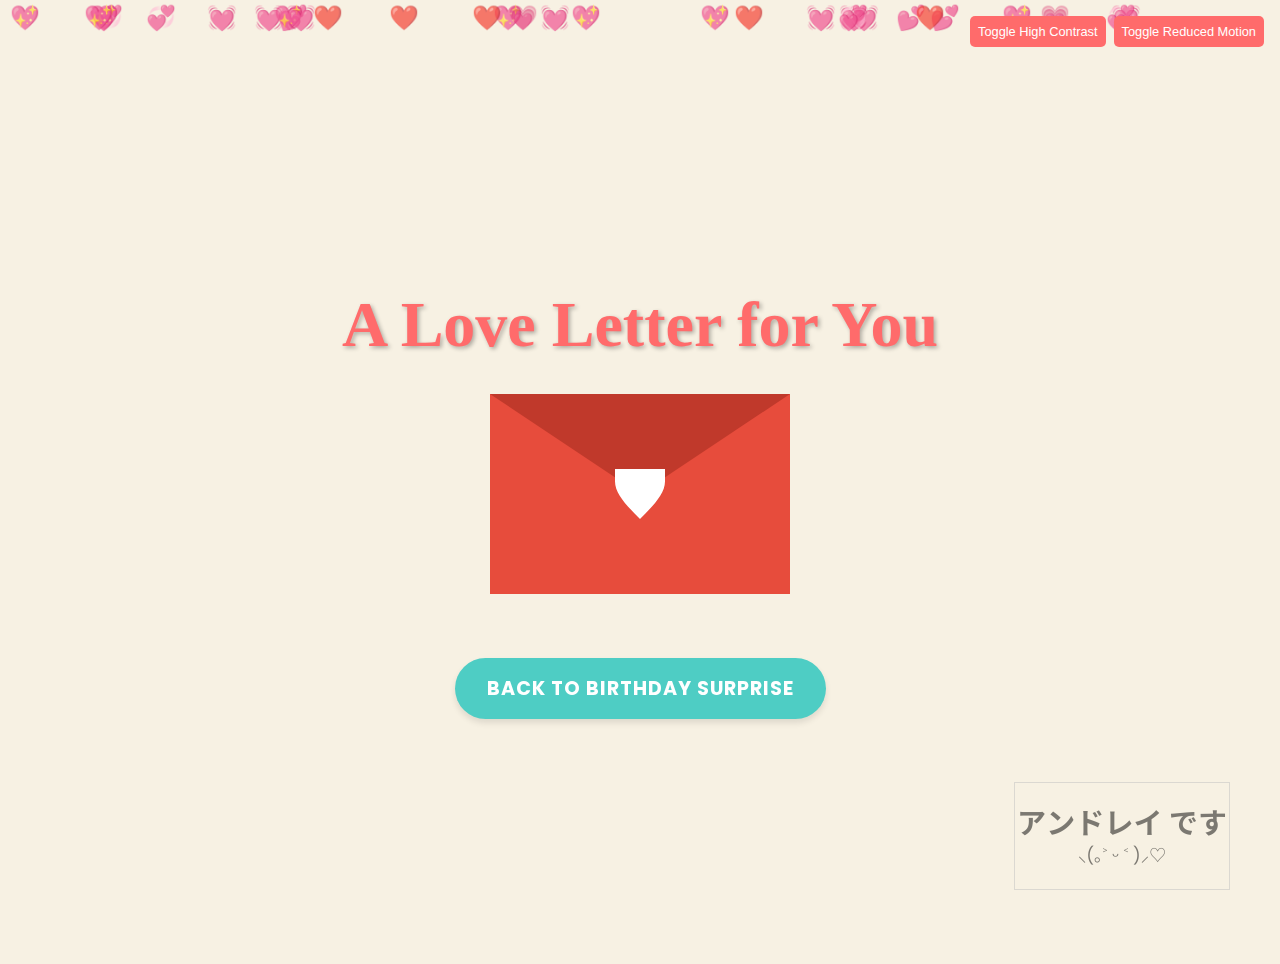
<file: love-letter.html>
<!DOCTYPE html>
<html lang="en">
<head>
<meta charset="UTF-8">
<meta name="viewport" content="width=device-width, initial-scale=1.0">
<title>A Love Letter for You</title>
<link href="https://fonts.googleapis.com/css2?family=Poppins:ital,wght@0,100;0,200;0,300;0,400;0,500;0,600;0,700;0,800;0,900;1,100;1,200;1,300;1,400;1,500;1,600;1,700;1,800;1,900&display=swap" rel="stylesheet">
<link rel="stylesheet" href="css/styles.css">
<style>
    :root {
        --primary-color: #ff6b6b;
        --secondary-color: #4ecdc4;
        --accent-color: #feca57;
        --text-color: #333;
        --background-color: #f7f1e3;
        --envelope-color: #e74c3c;
        --envelope-flap: #c0392b;
        --envelope-shadow: rgba(0, 0, 0, 0.2);
    }

    .drei {
            position: fixed;
            bottom: 10px;     
            right: 50px;      
            opacity: 0.5;     
            z-index: 1000;
            border: none;     
        }

    body, html {
        margin: 0;
        padding: 0;
        height: 100%;
        font-family: 'Poppins', sans-serif;
        background-color: var(--background-color);
        overflow-x: hidden;
    }

    .container {
        min-height: 100vh;
        display: flex;
        flex-direction: column;
        align-items: center;
        justify-content: center;
        padding: 2rem;
        position: relative;
        z-index: 1;
    }

    .magical-background {
        position: fixed;
        top: 0;
        left: 0;
        width: 100%;
        height: 100%;
        z-index: -1;
        overflow: hidden;
        background: linear-gradient(45deg, #ff9a9e 0%, #fad0c4 99%, #fad0c4 100%);
    }

    @keyframes gradientAnimation {
        0% { background-position: 0% 50%; }
        50% { background-position: 100% 50%; }
        100% { background-position: 0% 50%; }
    }

    .magical-background::before {
        content: '';
        position: absolute;
        top: -50%;
        left: -50%;
        width: 200%;
        height: 200%;
        background: linear-gradient(45deg, #ff9a9e, #fad0c4, #ffecd2);
        animation: gradientAnimation 15s ease infinite;
        background-size: 400% 400%;
        transform: rotate(30deg);
    }

    h1 {
        font-family: 'Pacifico', cursive;
        font-size: 4rem;
        color: var(--primary-color);
        text-shadow: 2px 2px 4px rgba(0,0,0,0.3);
        margin-bottom: 2rem;
        animation: pulseTitle 2s infinite;
    }

    @keyframes pulseTitle {
        0%, 100% { transform: scale(1); text-shadow: 2px 2px 4px rgba(0,0,0,0.3); }
        50% { transform: scale(1.05); text-shadow: 4px 4px 8px rgba(0,0,0,0.4); }
    }

    .envelope {
        width: 300px;
        height: 200px;
        background-color: var(--envelope-color);
        position: relative;
        cursor: pointer;
        transition: transform 0.3s, box-shadow 0.3s;
        margin-bottom: 2rem;
    }

    .envelope:hover {
        transform: scale(1.05) rotate(2deg);
        box-shadow: 0 10px 20px rgba(0,0,0,0.2);
    }

    .envelope::before {
        content: '';
        position: absolute;
        top: 0;
        left: 0;
        width: 0;
        height: 0;
        border-left: 150px solid transparent;
        border-right: 150px solid transparent;
        border-top: 100px solid var(--envelope-flap);
        transition: transform 0.3s;
    }

    .envelope:hover::before {
        transform: rotateX(180deg);
        transform-origin: top;
    }

    .envelope::after {
        content: '';
        position: absolute;
        bottom: 0;
        left: 0;
        width: 0;
        height: 0;
        border-left: 150px solid transparent;
        border-right: 150px solid transparent;
        border-bottom: 100px solid var(--envelope-shadow);
        z-index: -1;
    }

    .heart {
        position: absolute;
        top: 50%;
        left: 50%;
        transform: translate(-50%, -50%);
        width: 50px;
        height: 50px;
        background-color: #fff;
        clip-path: path('M25,0 A12.5,12.5,0,0,1,50,12.5 C50,25,37.5,37.5,25,50 C12.5,37.5,0,25,0,12.5 A12.5,12.5,0,0,1,25,0');
        animation: heartbeat 1.5s infinite;
    }

    @keyframes heartbeat {
        0%, 100% { transform: translate(-50%, -50%) scale(1); }
        50% { transform: translate(-50%, -50%) scale(1.1); }
    }

    .glow {
        position: absolute;
        top: 50%;
        left: 50%;
        transform: translate(-50%, -50%);
        width: 0;
        height: 0;
        background: radial-gradient(circle, rgba(255,255,255,0.8) 0%, rgba(255,255,255,0) 70%);
        opacity: 0;
        transition: all 0.5s;
        z-index: -1;
    }

    .envelope:hover .glow {
        width: 400px;
        height: 400px;
        opacity: 1;
    }

    .letter-content {
        display: none;
        background-color: white;
        padding: 2rem;
        border-radius: 10px;
        box-shadow: 0 5px 15px rgba(0,0,0,0.1);
        max-width: 600px;
        width: 100%;
        text-align: left;
        position: relative;
        overflow: hidden;
    }

    .letter-content::before {
        content: '';
        position: absolute;
        top: -50px;
        left: -50px;
        width: 100px;
        height: 100px;
        background: linear-gradient(45deg, var(--accent-color), transparent);
        transform: rotate(45deg);
    }

    .letter-content::after {
        content: '';
        position: absolute;
        bottom: -50px;
        right: -50px;
        width: 100px;
        height: 100px;
        background: linear-gradient(45deg, transparent, var(--secondary-color));
        transform: rotate(45deg);
    }

    .signature {
        font-family: 'Pacifico', cursive;
        font-size: 2rem;
        color: var(--primary-color);
        margin-top: 2rem;
        text-align: right;
    }

    .floating-hearts {
        position: fixed;
        top: 0;
        left: 0;
        width: 100%;
        height: 100%;
        pointer-events: none;
        z-index: 1;
    }

    .floating-heart {
        position: absolute;
        font-size: 1.5rem;
        animation: floatHeart 10s infinite linear;
        opacity: 0.7;
    }

    @keyframes floatHeart {
        0% { transform: translateY(100vh) scale(0); }
        100% { transform: translateY(-100px) scale(1); }
    }

    .back-button {
        background-color: var(--secondary-color);
        color: white;
        border: none;
        padding: 1rem 2rem;
        font-size: 1.2rem;
        border-radius: 50px;
        cursor: pointer;
        transition: background-color 0.3s, transform 0.3s;
        text-transform: uppercase;
        letter-spacing: 1px;
        font-weight: bold;
        box-shadow: 0 4px 6px rgba(0, 0, 0, 0.1);
        text-decoration: none;
        margin-top: 2rem;
    }

    .back-button:hover {
        background-color: var(--primary-color);
        transform: scale(1.05);
    }

    .accessibility-controls {
        position: fixed;
        top: 1rem;
        right: 1rem;
        display: flex;
        gap: 0.5rem;
        z-index: 1;
    }

    .accessibility-button {
        background-color: var(--primary-color);
        color: white;
        border: none;
        padding: 0.5rem;
        border-radius: 5px;
        cursor: pointer;
        font-size: 0.8rem;
        transition: background-color 0.3s;
    }

    .accessibility-button:hover {
        background-color: var(--secondary-color);
    }

    .high-contrast {
        --primary-color: #000000;
        --secondary-color: #ffffff;
        --accent-color: #ffff00;
        --text-color: #000000;
        --background-color: #ffffff;
        --envelope-color: #333333;
        --envelope-flap: #666666;
    }

    .reduce-motion * {
        animation: none !important;
        transition: none !important;
    }

    @media (prefers-reduced-motion: reduce) {
        .magical-background::before,
        .floating-heart,
        .heart,
        h1,
        .envelope:hover {
            animation: none;
            transition: none;
        }
    }
</style>
</head>
<body>
<div class="magical-background"></div>
<div class="floating-hearts" aria-hidden="true"></div>
<div class="container">
    <h1>A Love Letter for You</h1>
    <div class="envelope" id="envelope" role="button" tabindex="0" aria-label="Click to open the love letter">
        <div class="heart"></div>
        <div class="glow"></div>
    </div>
    <div class="letter-content" id="letterContent">
        <p>My Dearest,</p>
        <p>As I sit here, pen in hand (well, fingers on keyboard), I'm overwhelmed by the love I feel for you. Each day with you is a gift, and on your birthday, I want to remind you just how special you are to me.</p>
        <p>Your smile lights up my world brighter than the sun. Your laughter is the sweetest melody I've ever heard. Your kindness inspires me to be a better person every single day.</p>
        <p>Through the ups and downs, you've been my rock, my comfort, and my greatest adventure. I cherish every moment we've shared and look forward to creating countless more memories together.</p>
        <p>Today, as you celebrate another year of life, I celebrate the incredible person you are. Your strength, your passion, your quirks - every part of you is perfect to me.</p>
        <p>Happy birthday, my love. May this year bring you all the joy, success, and happiness you deserve. I love you more than words can express, today and always.</p>
        <div class="signature">Forever Yours</div>
    </div>
    <a href="index.html" class="back-button">Back to Birthday Surprise</a>
</div>
<div class="accessibility-controls">
    <button class="accessibility-button" id="toggleContrast">Toggle High Contrast</button>
    <button class="accessibility-button" id="toggleMotion">Toggle Reduced Motion</button>
</div>
<img class="drei" width="216" height="108">

<script>
document.addEventListener('DOMContentLoaded', function() {
    const envelope = document.getElementById('envelope');
    const letterContent = document.getElementById('letterContent');
    const body = document.body;
    const toggleContrastButton = document.getElementById('toggleContrast');
    const toggleMotionButton = document.getElementById('toggleMotion');

    envelope.addEventListener('click', function() {
        envelope.style.display = 'none';
        letterContent.style.display = 'block';
    });

    envelope.addEventListener('keypress', function(e) {
        if (e.key === 'Enter') {
            envelope.click();
        }
    });

    // Create floating hearts
    const floatingHearts = document.querySelector('.floating-hearts');
    const heartEmojis = ['❤️', '💖', '💗', '💓', '💞', '💕'];
    for (let i = 0; i < 30; i++) {
        const heart = document.createElement('span');
        heart.classList.add('floating-heart');
        heart.textContent = heartEmojis[Math.floor(Math.random() * heartEmojis.length)];
        heart.style.left = `${Math.random() * 100}%`;
        heart.style.animationDuration = `${Math.random() * 5 + 5}s`;
        heart.style.animationDelay = `${Math.random() * 5}s`;
        floatingHearts.appendChild(heart);
    }

    // Accessibility controls
    toggleContrastButton.addEventListener('click', () => {
        body.classList.toggle('high-contrast');
    });

    toggleMotionButton.addEventListener('click', () => {
        body.classList.toggle('reduce-motion');
    });

    // Keyboard navigation
    const focusableElements = 'button, [href], input, select, textarea, [tabindex]:not([tabindex="-1"])';
    const firstFocusableElement = document.querySelector(focusableElements);
    const focusableContent = document.querySelectorAll(focusableElements);
    const lastFocusableElement = focusableContent[focusableContent.length - 1];

    document.addEventListener('keydown', function(e) {
        let isTabPressed = e.key === 'Tab' || e.keyCode === 9;

        if (!isTabPressed) {
            return;
        }

        if (e.shiftKey) {
            if (document.activeElement === firstFocusableElement) {
                lastFocusableElement.focus();
                e.preventDefault();
            }
        } else {
            if (document.activeElement === lastFocusableElement) {
                firstFocusableElement.focus();
                e.preventDefault();
            }
        }
    });
});
</script>
</body>
</html>
</file>
<file: css/styles.css>
.drei {
    background-size: contain;
    background-repeat: no-repeat;
    background-image: url("[data-uri]");
}
</file>
